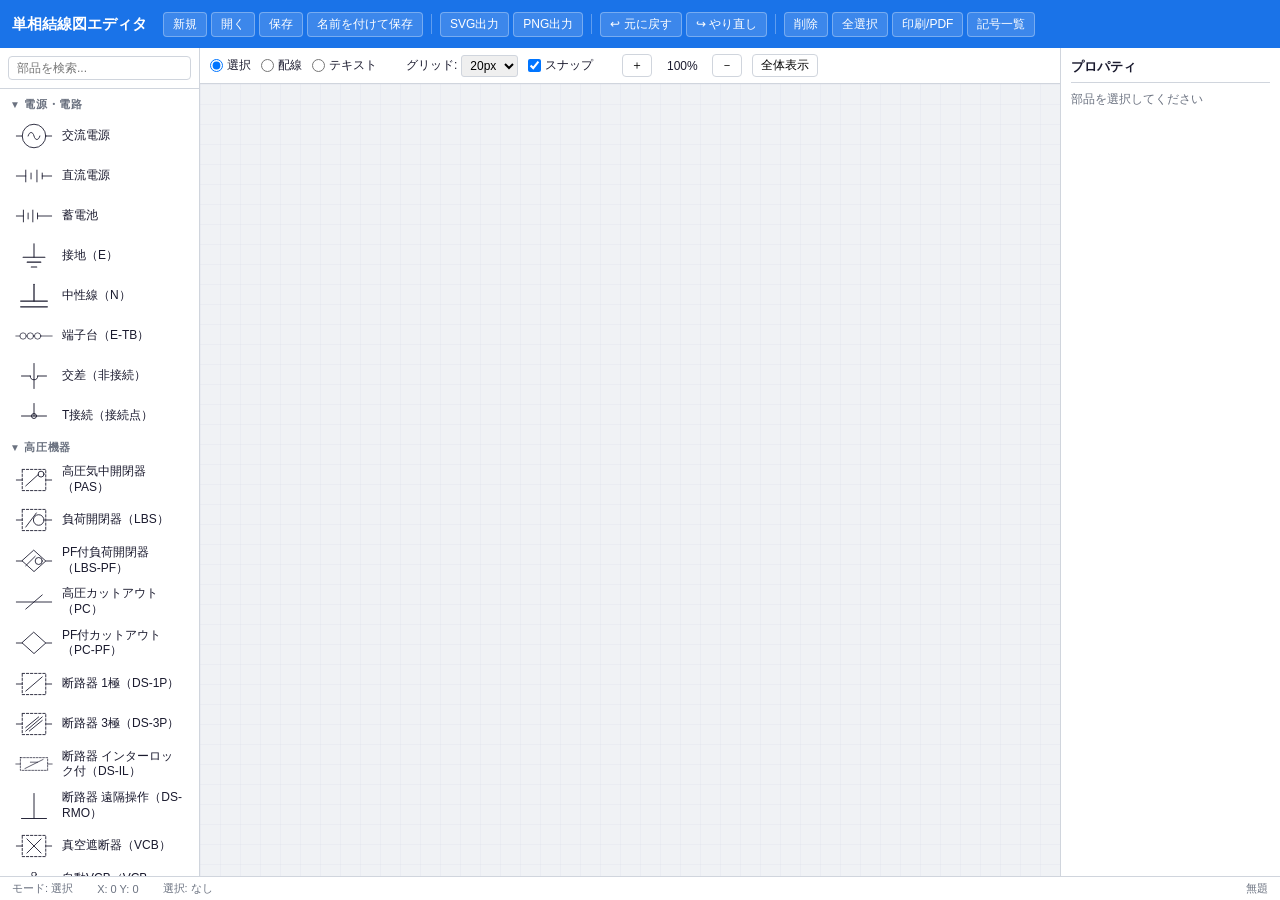
<file: index.html>
<!DOCTYPE html>
<html lang="ja">
<head>
  <meta charset="UTF-8">
  <meta name="viewport" content="width=device-width, initial-scale=1.0">
  <title>単相結線図エディタ</title>
  <link rel="stylesheet" href="css/style.css">
</head>
<body>
  <div id="app">
    <!-- ヘッダー -->
    <header id="header">
      <h1>単相結線図エディタ</h1>
      <div id="toolbar">
        <button id="btn-new" title="新規">新規</button>
        <button id="btn-open" title="開く">開く</button>
        <button id="btn-save" title="上書き保存">保存</button>
        <button id="btn-saveas" title="名前を付けて保存">名前を付けて保存</button>
        <span class="sep"></span>
        <button id="btn-export-svg" title="SVGエクスポート">SVG出力</button>
        <button id="btn-export-png" title="PNGエクスポート">PNG出力</button>
        <span class="sep"></span>
        <button id="btn-undo" title="元に戻す (Ctrl+Z)">↩ 元に戻す</button>
        <button id="btn-redo" title="やり直し (Ctrl+Y)">↪ やり直し</button>
        <span class="sep"></span>
        <button id="btn-delete" title="削除 (Del)">削除</button>
        <button id="btn-select-all" title="全選択 (Ctrl+A)">全選択</button>
        <input type="hidden" id="file-input" accept=".cub,.json">
      </div>
    </header>

    <!-- メインエリア -->
    <div id="main">
      <!-- 部品パレット -->
      <aside id="palette">
        <div class="palette-search">
          <input type="text" id="palette-search-input" placeholder="部品を検索...">
        </div>
        <div id="palette-groups"></div>
      </aside>

      <!-- キャンバスエリア -->
      <div id="canvas-area">
        <div id="canvas-toolbar">
          <label>
            <input type="radio" name="mode" value="select" checked> 選択
          </label>
          <label>
            <input type="radio" name="mode" value="wire"> 配線
          </label>
          <label>
            <input type="radio" name="mode" value="text"> テキスト
          </label>
          <span class="sep"></span>
          <label>グリッド:
            <select id="grid-size">
              <option value="10">10px</option>
              <option value="20" selected>20px</option>
              <option value="40">40px</option>
            </select>
          </label>
          <label>
            <input type="checkbox" id="grid-snap" checked> スナップ
          </label>
          <span class="sep"></span>
          <button id="btn-zoom-in">＋</button>
          <span id="zoom-label">100%</span>
          <button id="btn-zoom-out">－</button>
          <button id="btn-zoom-fit">全体表示</button>
        </div>
        <div id="canvas-container">
          <svg id="diagram-svg" xmlns="http://www.w3.org/2000/svg"></svg>
        </div>
      </div>

      <!-- プロパティパネル -->
      <aside id="properties">
        <h3>プロパティ</h3>
        <div id="properties-content">
          <p class="no-selection">部品を選択してください</p>
        </div>
      </aside>
    </div>

    <!-- ステータスバー -->
    <footer id="statusbar">
      <span id="status-mode">モード: 選択</span>
      <span id="status-pos">X: 0  Y: 0</span>
      <span id="status-selection">選択: なし</span>
      <span id="status-filename">無題</span>
    </footer>
  </div>

  <!-- テキスト入力ダイアログ -->
  <dialog id="text-dialog">
    <form method="dialog">
      <label>テキスト: <input type="text" id="text-input" autocomplete="off"></label>
      <div>
        <button type="submit">OK</button>
        <button type="button" id="text-cancel">キャンセル</button>
      </div>
    </form>
  </dialog>

  <!-- 確認ダイアログ -->
  <dialog id="confirm-dialog">
    <p id="confirm-message"></p>
    <div>
      <button id="confirm-ok">OK</button>
      <button id="confirm-cancel">キャンセル</button>
    </div>
  </dialog>

  <script type="module" src="js/app.js"></script>
</body>
</html>
</file>
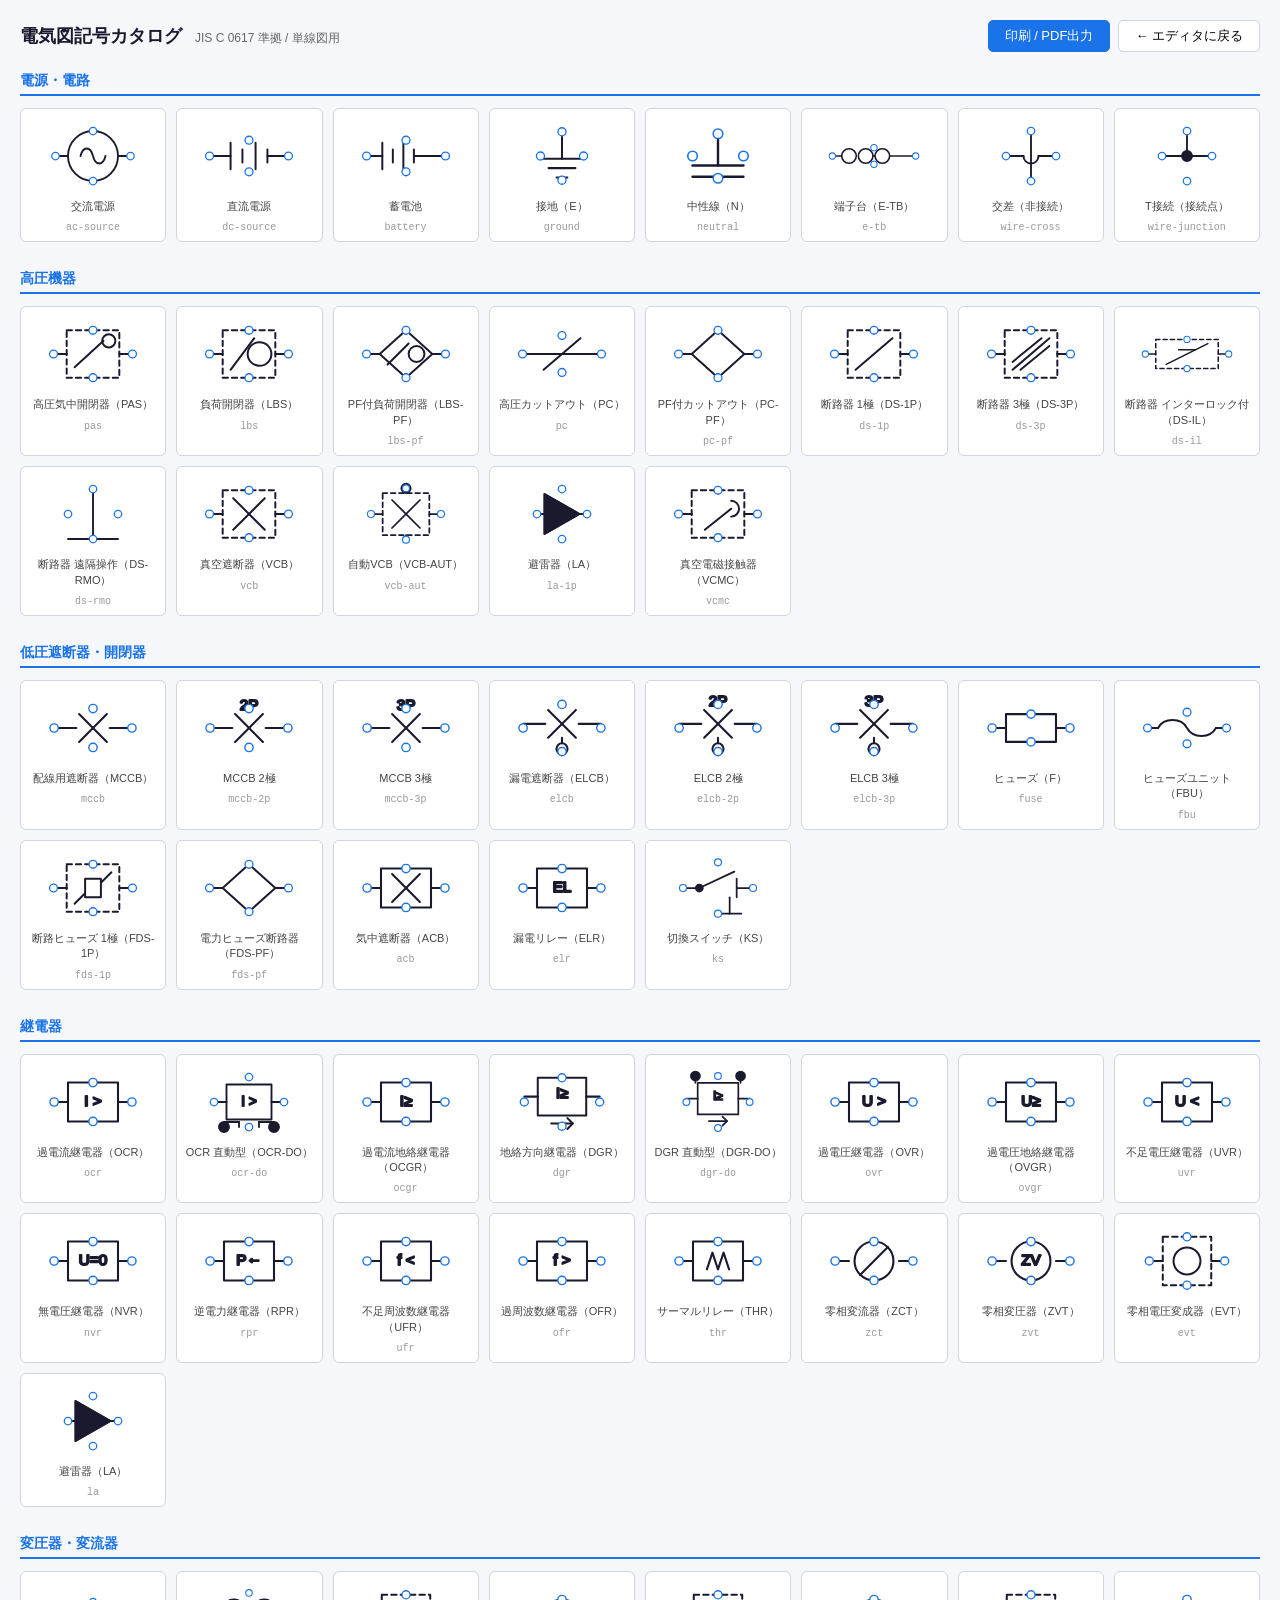
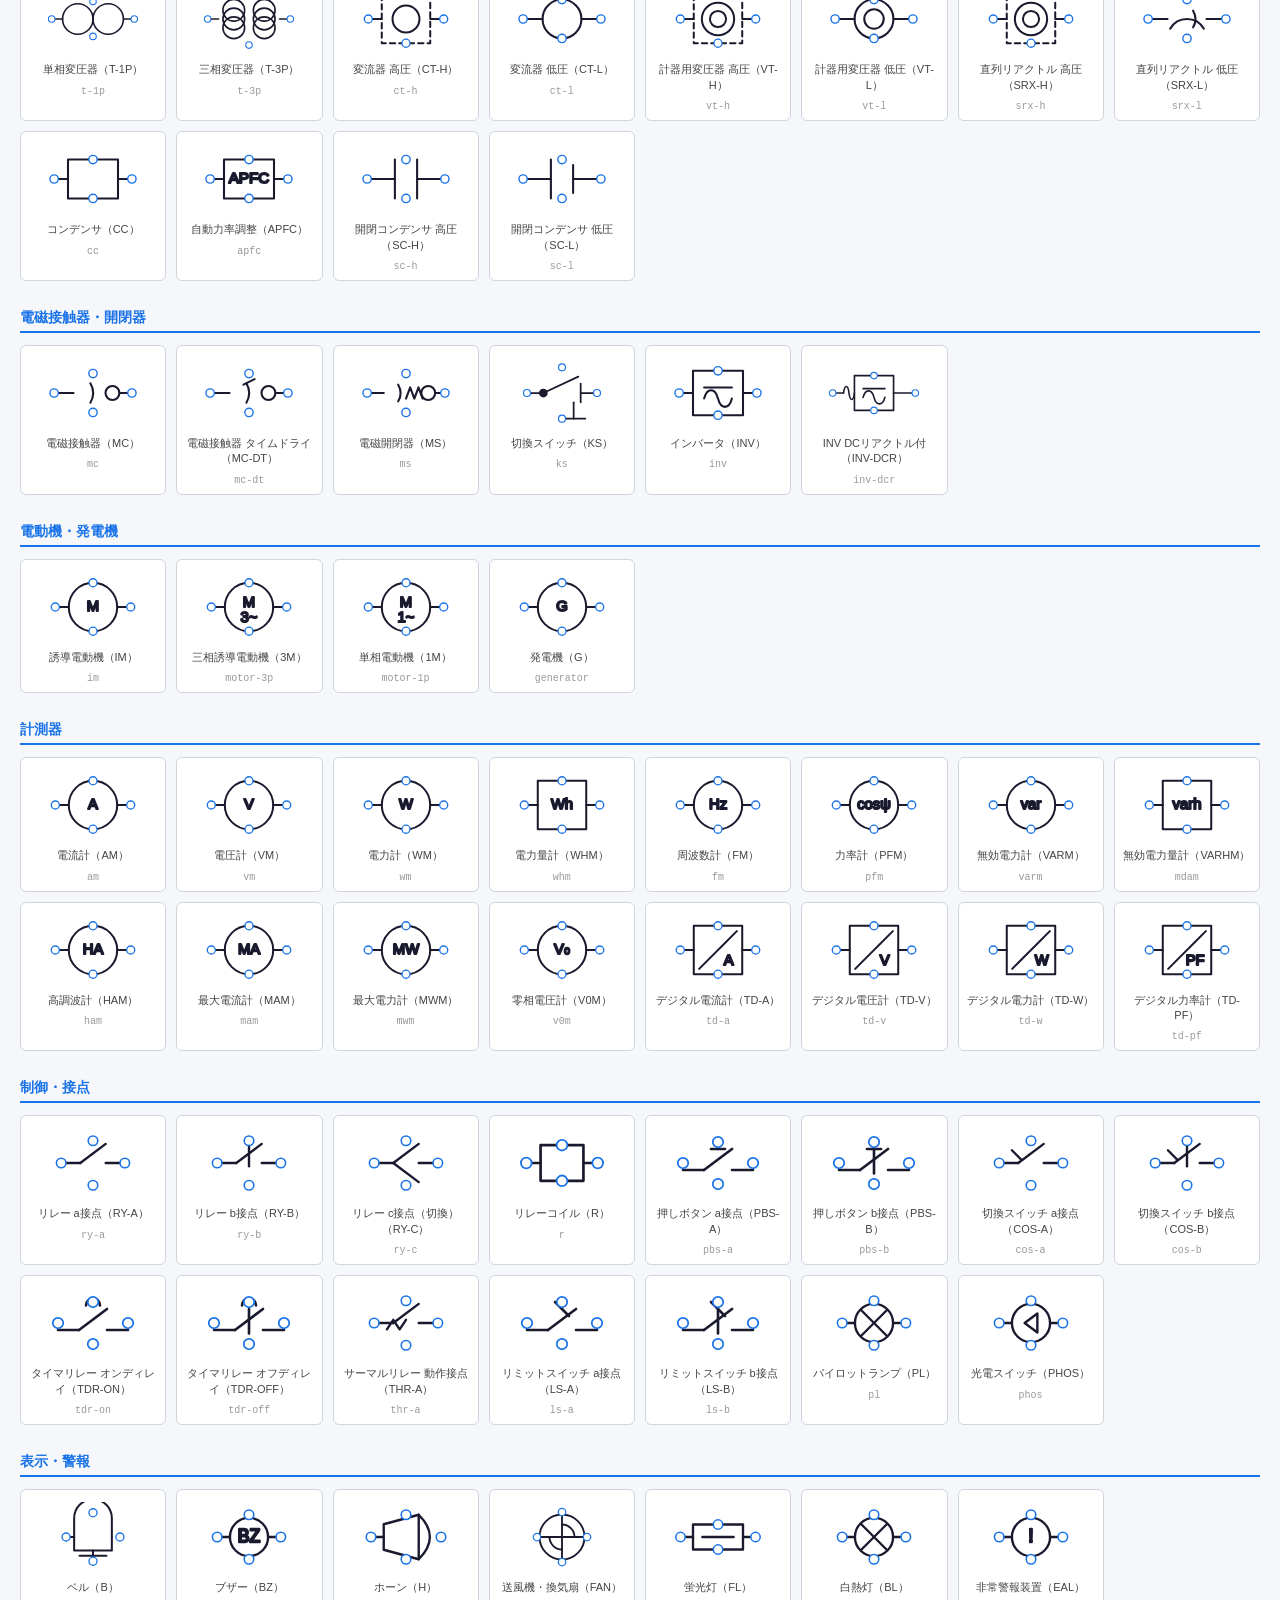
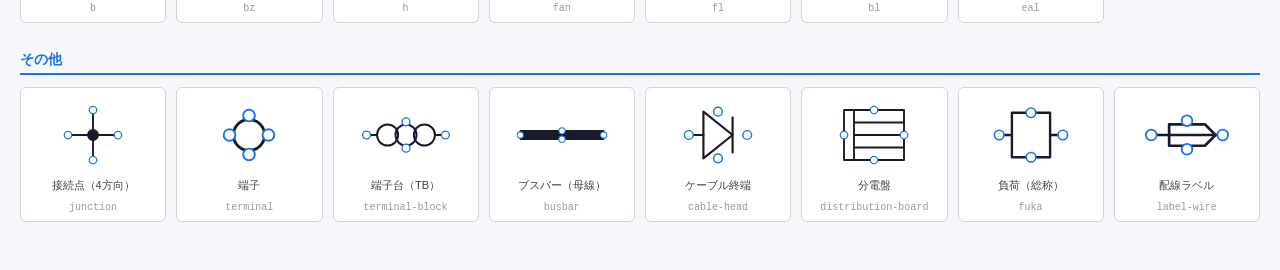
<file: symbols-catalog.html>
<!DOCTYPE html>
<html lang="ja">
<head>
  <meta charset="UTF-8">
  <meta name="viewport" content="width=device-width, initial-scale=1.0">
  <title>電気図記号カタログ (JIS C 0617)</title>
  <style>
    *, *::before, *::after { box-sizing: border-box; margin: 0; padding: 0; }
    :root {
      --border: #d0d5dd;
      --text: #1a1a2e;
      --bg: #f5f7fa;
      --card-bg: #ffffff;
      --accent: #1a73e8;
    }
    body { font-family: 'Segoe UI', sans-serif; font-size: 13px; color: var(--text); background: var(--bg); padding: 20px; }

    header { display: flex; align-items: center; justify-content: space-between; margin-bottom: 20px; flex-wrap: wrap; gap: 10px; }
    h1 { font-size: 18px; }
    h1 small { font-size: 12px; color: #666; font-weight: normal; margin-left: 8px; }
    .actions { display: flex; gap: 8px; }
    button {
      padding: 6px 16px; border-radius: 5px; border: 1px solid var(--border);
      cursor: pointer; font-size: 13px; background: #fff;
    }
    button.primary { background: var(--accent); color: #fff; border-color: var(--accent); }

    .group { margin-bottom: 28px; }
    .group-title {
      font-size: 14px; font-weight: 600; color: var(--accent);
      border-bottom: 2px solid var(--accent); padding-bottom: 4px; margin-bottom: 12px;
    }
    .grid { display: grid; grid-template-columns: repeat(auto-fill, minmax(140px, 1fr)); gap: 10px; }
    .card {
      background: var(--card-bg); border: 1px solid var(--border); border-radius: 6px;
      padding: 12px 8px 8px; display: flex; flex-direction: column; align-items: center; gap: 8px;
    }
    .card svg { width: 100px; height: 70px; }
    .card .name { font-size: 11px; text-align: center; color: #444; line-height: 1.4; }
    .card .id { font-size: 10px; color: #999; font-family: monospace; }

    /* SVGシンボルスタイル */
    .component-symbol { stroke: #1a1a2e; stroke-width: 1.5; fill: none; stroke-linecap: round; stroke-linejoin: round; }
    .component-symbol .filled { fill: #1a1a2e; }
    .component-label { font-size: 11px; fill: #1a1a2e; font-family: 'Segoe UI', sans-serif; }

    /* 接続点マーカー */
    .conn-point { fill: #fff; stroke: #1a73e8; stroke-width: 1; r: 3; }

    @media print {
      body { background: white; padding: 10px; }
      header .actions { display: none; }
      .card { break-inside: avoid; }
      .group { break-inside: avoid; }
    }
  </style>
</head>
<body>
  <header>
    <h1>電気図記号カタログ <small>JIS C 0617 準拠 / 単線図用</small></h1>
    <div class="actions">
      <button onclick="window.print()" class="primary">印刷 / PDF出力</button>
      <button onclick="location.href='index.html'">← エディタに戻る</button>
    </div>
  </header>
  <div id="catalog"></div>

  <script type="module">
    import { SYMBOL_GROUPS, renderSymbol, getConnectionPoints } from './js/symbols.js';

    const catalog = document.getElementById('catalog');

    for (const group of SYMBOL_GROUPS) {
      const section = document.createElement('div');
      section.className = 'group';

      const title = document.createElement('div');
      title.className = 'group-title';
      title.textContent = group.label;
      section.appendChild(title);

      const grid = document.createElement('div');
      grid.className = 'grid';

      for (const item of group.items) {
        const card = document.createElement('div');
        card.className = 'card';

        // SVG描画
        const { minX, minY, maxX, maxY } = item.bbox;
        const pad = 8;
        const vbX = minX - pad, vbY = minY - pad;
        const vbW = maxX - minX + pad * 2;
        const vbH = maxY - minY + pad * 2;

        const svg = document.createElementNS('http://www.w3.org/2000/svg', 'svg');
        svg.setAttribute('viewBox', `${vbX} ${vbY} ${vbW} ${vbH}`);

        // シンボル描画
        const sym = renderSymbol(item.id);
        if (sym) svg.appendChild(sym);

        // 接続点（四方向）を表示
        const connPts = getConnectionPoints(item, 0, 0, 0);
        for (const pt of connPts) {
          const c = document.createElementNS('http://www.w3.org/2000/svg', 'circle');
          c.setAttribute('cx', pt.x); c.setAttribute('cy', pt.y); c.setAttribute('r', 3);
          c.setAttribute('class', 'conn-point');
          svg.appendChild(c);
        }

        const name = document.createElement('div');
        name.className = 'name';
        name.textContent = item.label;

        const id = document.createElement('div');
        id.className = 'id';
        id.textContent = item.id;

        card.appendChild(svg);
        card.appendChild(name);
        card.appendChild(id);
        grid.appendChild(card);
      }

      section.appendChild(grid);
      catalog.appendChild(section);
    }
  </script>
</body>
</html>
</file>
<file: css/style.css>
*, *::before, *::after { box-sizing: border-box; margin: 0; padding: 0; }

:root {
  --bg: #f0f2f5;
  --panel-bg: #ffffff;
  --border: #d0d5dd;
  --accent: #1a73e8;
  --accent-hover: #1558b0;
  --text: #1a1a2e;
  --text-muted: #6b7280;
  --header-h: 48px;
  --toolbar-h: 36px;
  --status-h: 24px;
  --palette-w: 200px;
  --props-w: 220px;
  --grid-color: #d8dde6;
  --wire-color: #1a1a2e;
  --select-color: #1a73e8;
}

html, body { height: 100%; overflow: hidden; font-family: 'Segoe UI', sans-serif; font-size: 13px; color: var(--text); background: var(--bg); }

#app { display: flex; flex-direction: column; height: 100vh; }

/* ヘッダー */
#header {
  height: var(--header-h);
  background: var(--accent);
  color: #fff;
  display: flex;
  align-items: center;
  padding: 0 12px;
  gap: 16px;
  flex-shrink: 0;
  box-shadow: 0 2px 4px rgba(0,0,0,.2);
}
#header h1 { font-size: 15px; font-weight: 600; white-space: nowrap; }

#toolbar { display: flex; align-items: center; gap: 4px; flex-wrap: wrap; }
#toolbar button {
  background: rgba(255,255,255,.15);
  border: 1px solid rgba(255,255,255,.3);
  color: #fff;
  border-radius: 4px;
  padding: 3px 9px;
  cursor: pointer;
  font-size: 12px;
  transition: background .15s;
}
#toolbar button:hover { background: rgba(255,255,255,.3); }
#toolbar button:disabled { opacity: .4; cursor: default; }
.sep { width: 1px; height: 20px; background: rgba(255,255,255,.3); margin: 0 4px; }

/* メイン */
#main { display: flex; flex: 1; overflow: hidden; }

/* パレット */
#palette {
  width: var(--palette-w);
  background: var(--panel-bg);
  border-right: 1px solid var(--border);
  display: flex;
  flex-direction: column;
  overflow: hidden;
  flex-shrink: 0;
}
.palette-search { padding: 8px; border-bottom: 1px solid var(--border); }
.palette-search input { width: 100%; padding: 4px 8px; border: 1px solid var(--border); border-radius: 4px; font-size: 12px; }
#palette-groups { overflow-y: auto; flex: 1; padding: 4px 0; }
.palette-group-header {
  padding: 4px 10px;
  font-weight: 600;
  font-size: 11px;
  color: var(--text-muted);
  text-transform: uppercase;
  letter-spacing: .05em;
  cursor: pointer;
  user-select: none;
  display: flex;
  align-items: center;
  gap: 4px;
}
.palette-group-header:hover { background: #f5f7fa; }
.palette-group-header .arrow { font-size: 10px; transition: transform .15s; }
.palette-group-header.collapsed .arrow { transform: rotate(-90deg); }
.palette-group-items { display: flex; flex-direction: column; }
.palette-group-items.hidden { display: none; }
.palette-item {
  display: flex;
  align-items: center;
  gap: 8px;
  padding: 5px 10px;
  cursor: grab;
  user-select: none;
  border-radius: 4px;
  margin: 0 4px;
}
.palette-item:hover { background: #e8f0fe; }
.palette-item svg { width: 40px; height: 30px; flex-shrink: 0; }
.palette-item span { font-size: 12px; line-height: 1.3; }

/* キャンバスエリア */
#canvas-area { flex: 1; display: flex; flex-direction: column; overflow: hidden; background: var(--bg); }
#canvas-toolbar {
  height: var(--toolbar-h);
  background: var(--panel-bg);
  border-bottom: 1px solid var(--border);
  display: flex;
  align-items: center;
  padding: 0 10px;
  gap: 10px;
  flex-shrink: 0;
  font-size: 12px;
}
#canvas-toolbar label { display: flex; align-items: center; gap: 4px; cursor: pointer; }
#canvas-toolbar select { border: 1px solid var(--border); border-radius: 3px; padding: 2px 4px; font-size: 12px; }
#canvas-toolbar button {
  border: 1px solid var(--border);
  background: #fff;
  border-radius: 4px;
  padding: 2px 8px;
  cursor: pointer;
  font-size: 12px;
}
#canvas-toolbar button:hover { background: #f0f0f0; }
#zoom-label { min-width: 40px; text-align: center; font-size: 12px; }

#canvas-container {
  flex: 1;
  overflow: hidden;
  position: relative;
  cursor: default;
}
#diagram-svg {
  width: 100%;
  height: 100%;
  display: block;
}

/* プロパティ */
#properties {
  width: var(--props-w);
  background: var(--panel-bg);
  border-left: 1px solid var(--border);
  padding: 10px;
  overflow-y: auto;
  flex-shrink: 0;
}
#properties h3 { font-size: 13px; margin-bottom: 8px; padding-bottom: 6px; border-bottom: 1px solid var(--border); }
.no-selection { color: var(--text-muted); font-size: 12px; }
.prop-row { margin-bottom: 8px; }
.prop-row label { display: block; font-size: 11px; color: var(--text-muted); margin-bottom: 2px; }
.prop-row input, .prop-row select, .prop-row textarea {
  width: 100%; border: 1px solid var(--border); border-radius: 4px; padding: 4px 6px; font-size: 12px;
}
.prop-row textarea { resize: vertical; height: 60px; }

/* ステータスバー */
#statusbar {
  height: var(--status-h);
  background: var(--panel-bg);
  border-top: 1px solid var(--border);
  display: flex;
  align-items: center;
  padding: 0 12px;
  gap: 24px;
  font-size: 11px;
  color: var(--text-muted);
  flex-shrink: 0;
}
#status-filename { margin-left: auto; }

/* SVG描画スタイル */
.grid-line { stroke: var(--grid-color); stroke-width: 0.5; }
.component-symbol { stroke: var(--wire-color); stroke-width: 1.5; fill: none; stroke-linecap: round; stroke-linejoin: round; }
.component-symbol.filled { fill: var(--wire-color); }
.component-label { font-size: 11px; fill: var(--text); font-family: 'Segoe UI', sans-serif; }
.wire-line { stroke: var(--wire-color); stroke-width: 1.5; fill: none; stroke-linecap: round; stroke-linejoin: round; }
.wire-preview { stroke: var(--accent); stroke-width: 1.5; fill: none; stroke-dasharray: 4,3; }
.connection-point { fill: #fff; stroke: var(--accent); stroke-width: 1.5; }
.connection-point.active { fill: var(--accent); }
.selection-box { stroke: var(--select-color); stroke-width: 1; fill: rgba(26,115,232,.08); stroke-dasharray: 4,3; }
.selected-overlay { stroke: var(--select-color); stroke-width: 1.5; fill: rgba(26,115,232,.08); rx: 3; }
.handle { fill: var(--select-color); stroke: #fff; stroke-width: 1.5; cursor: move; }
.junction-dot { fill: var(--wire-color); }
.text-label { font-size: 12px; fill: var(--text); font-family: 'Segoe UI', sans-serif; cursor: move; }
.drag-ghost { opacity: .5; pointer-events: none; }

/* ダイアログ */
dialog {
  border: 1px solid var(--border);
  border-radius: 8px;
  padding: 20px;
  box-shadow: 0 4px 20px rgba(0,0,0,.15);
  min-width: 280px;
}
dialog::backdrop { background: rgba(0,0,0,.3); }
dialog form { display: flex; flex-direction: column; gap: 12px; }
dialog label { display: flex; flex-direction: column; gap: 4px; font-size: 13px; }
dialog input[type=text] { border: 1px solid var(--border); border-radius: 4px; padding: 6px 8px; font-size: 13px; }
dialog div { display: flex; gap: 8px; justify-content: flex-end; }
dialog button {
  padding: 6px 16px; border-radius: 4px; border: 1px solid var(--border);
  cursor: pointer; font-size: 13px; background: #fff;
}
dialog button[type=submit], dialog #confirm-ok {
  background: var(--accent); color: #fff; border-color: var(--accent);
}

/* スマホ対応：閲覧のみ */
@media (max-width: 768px) {
  #palette, #properties, #toolbar, #canvas-toolbar { display: none; }
  #header { justify-content: center; }
  #canvas-container { cursor: default !important; }
  #diagram-svg { pointer-events: none; }
}

/* PDF印刷 */
@media print {
  #header, #palette, #properties, #canvas-toolbar, #statusbar { display: none !important; }
  #main { display: block; height: 100vh; }
  #canvas-area { height: 100vh; }
  #canvas-container { overflow: visible; }
  #diagram-svg {
    width: 100% !important;
    height: 100% !important;
  }
  .selected-overlay, .handle, .connection-point, .selection-box, .wire-preview { display: none !important; }
  body { background: white; }
}

/* ワイヤー選択ハイライト */
.wire-selected { stroke: #1a73e8 !important; stroke-width: 2.5 !important; }
.text-selected { fill: #1a73e8 !important; }
.wire-label { font-size: 10px; fill: #444; font-family: 'Segoe UI', sans-serif; text-anchor: middle; }

/* 回転ハンドル */
.rotation-handle {
  fill: #1a73e8;
  stroke: #fff;
  stroke-width: 1.5;
  cursor: grab;
  r: 7;
}
.rotation-handle:hover { fill: #1558b0; }
.rotation-handle:active { cursor: grabbing; }

/* 回転中カーソル */
body.rotating { cursor: grabbing !important; }
body.rotating * { cursor: grabbing !important; }
</file>
